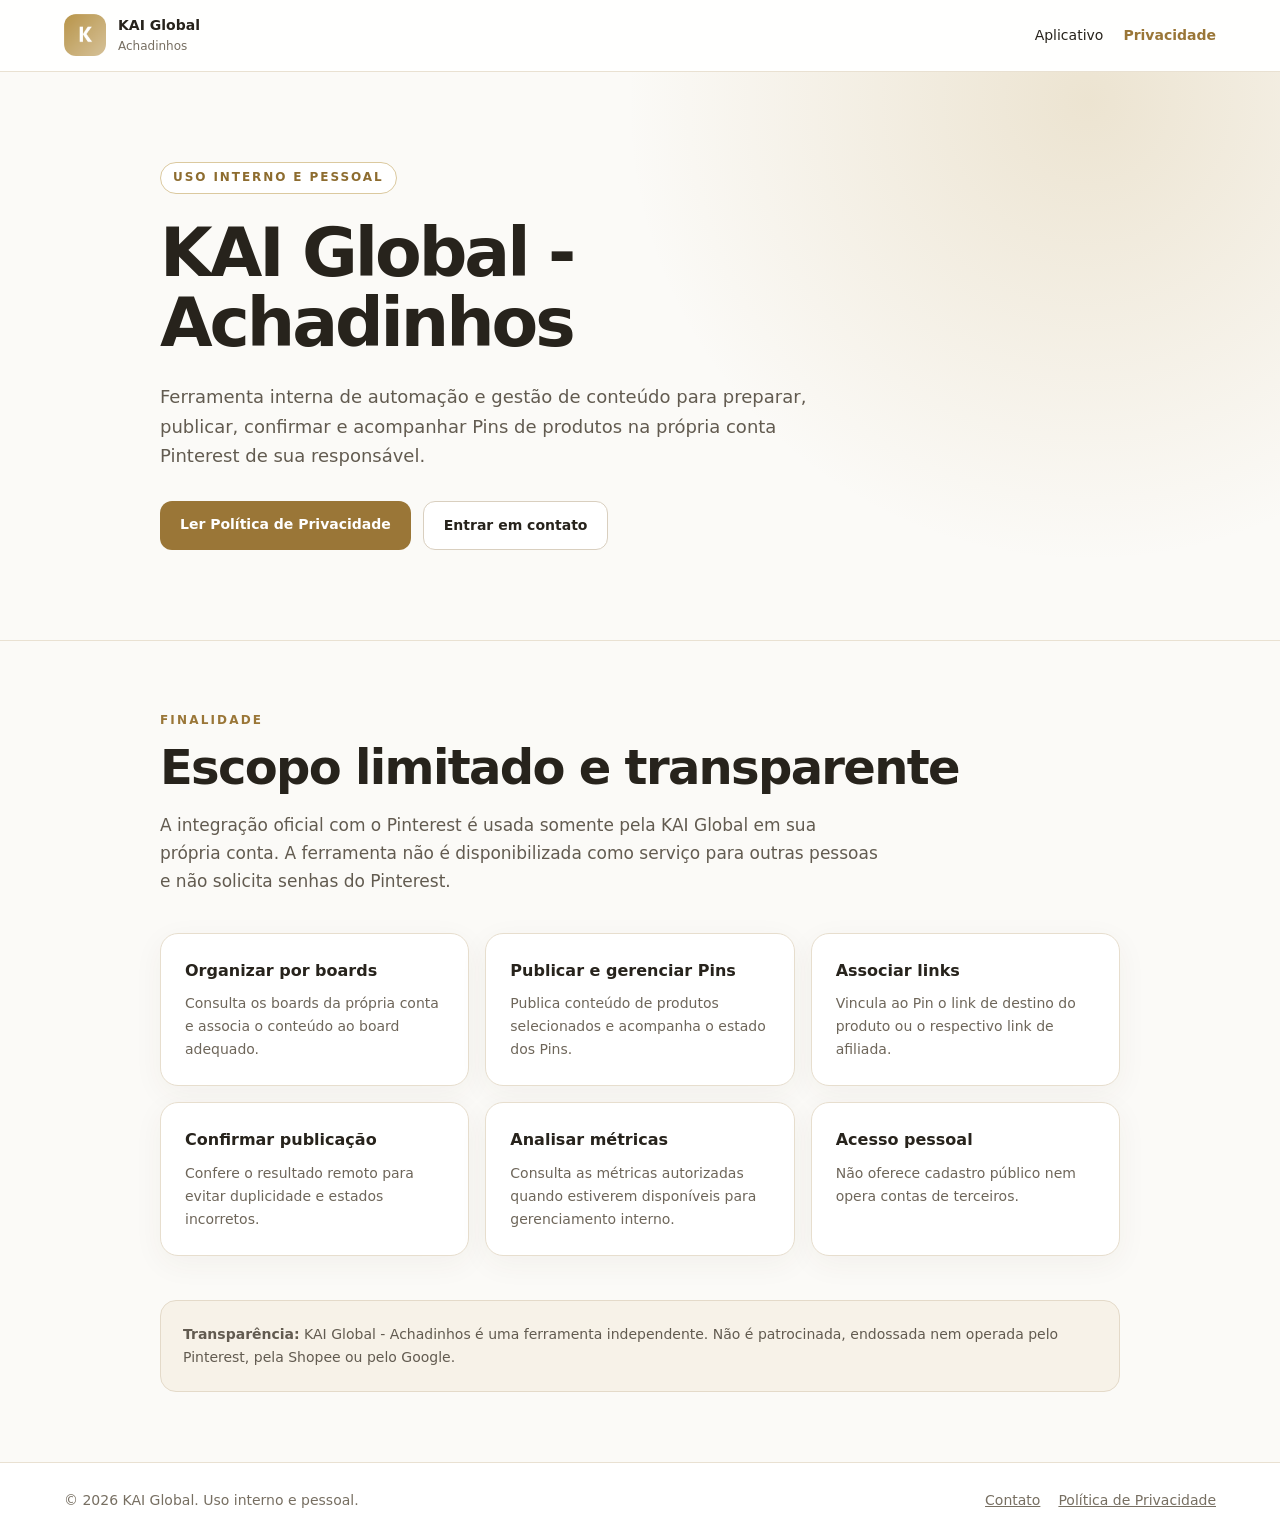
<file: index.html>
<!doctype html>
<html lang="pt-BR">
  <head>
    <meta charset="utf-8" />
    <meta name="viewport" content="width=device-width, initial-scale=1" />
    <meta http-equiv="refresh" content="0; url=/achadinhos/" />
    <title>KAI Global — Achadinhos</title>
    <link rel="canonical" href="https://karolinemonteiro66-lgtm.github.io/achadinhos/" />
  </head>
  <body>
    <p><a href="/achadinhos/">Acessar KAI Global — Achadinhos</a></p>
  </body>
</html>
</file>
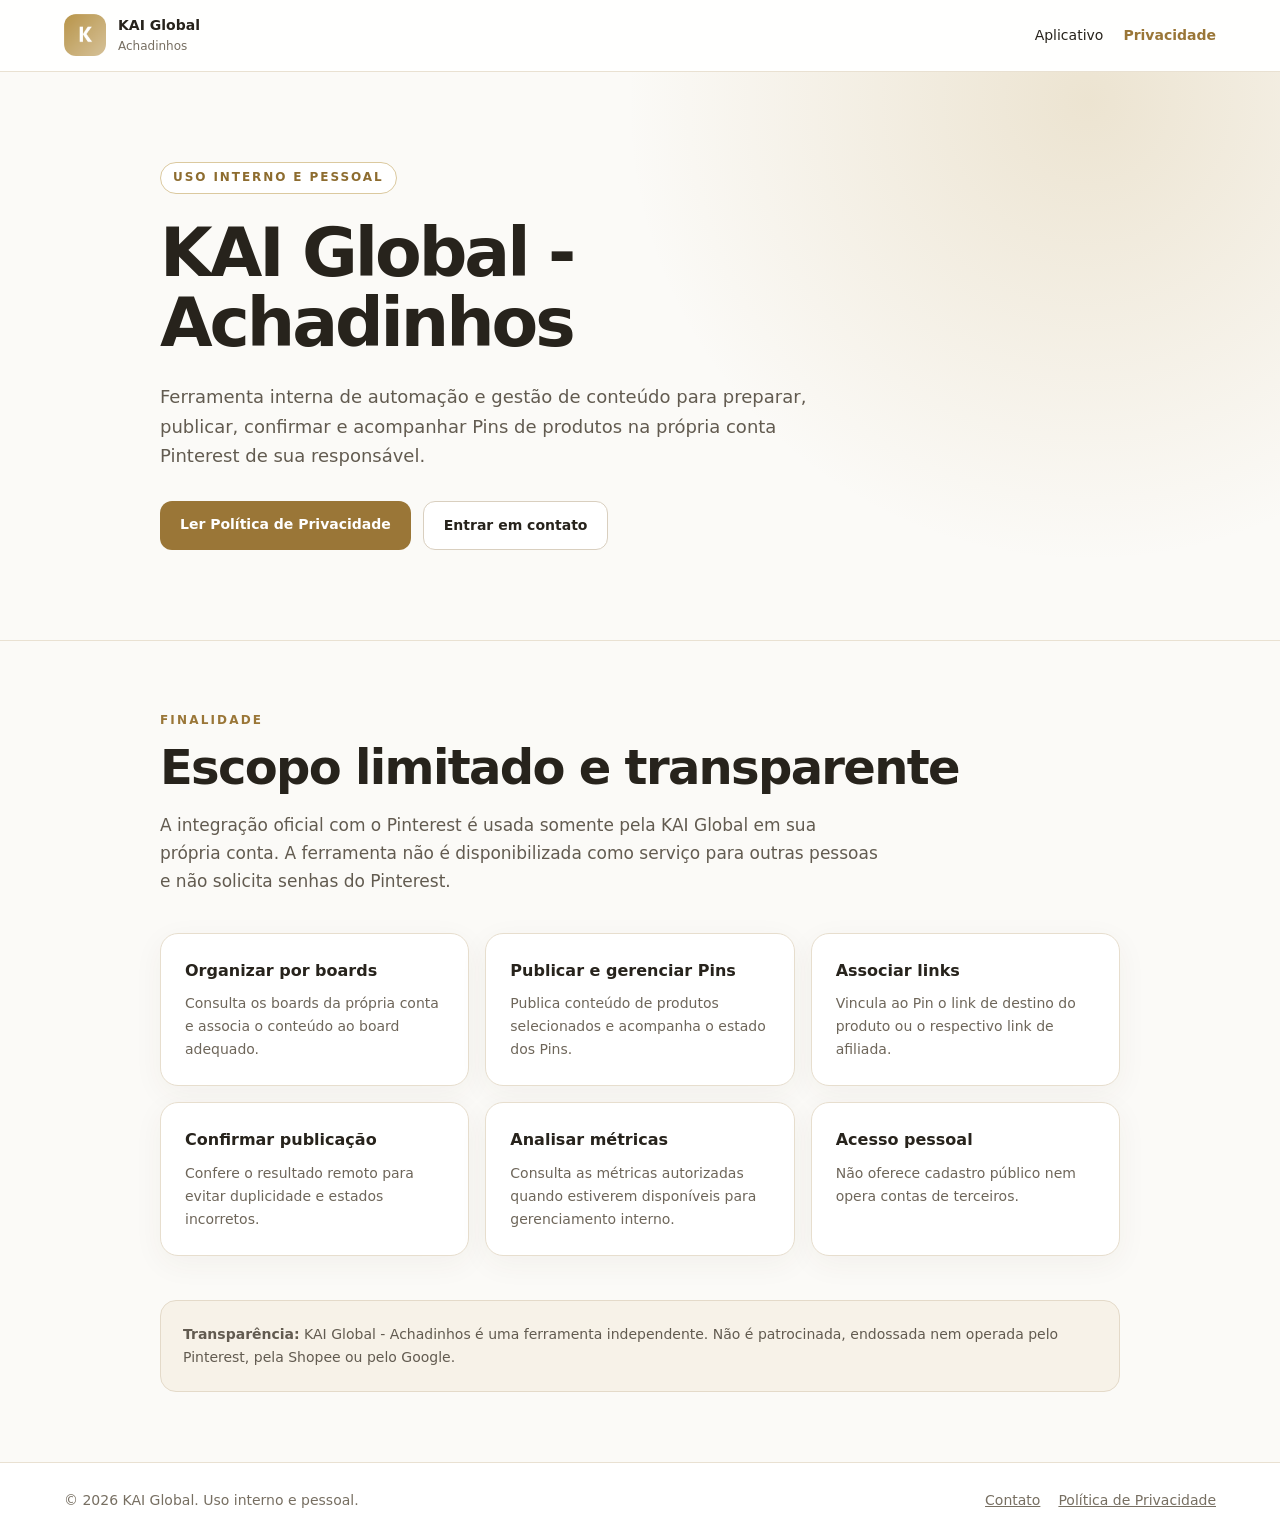
<file: achadinhos/index.html>
<!doctype html>
<html lang="pt-BR">
  <head>
    <meta charset="utf-8" />
    <meta name="viewport" content="width=device-width, initial-scale=1" />
    <meta name="description" content="Aplicativo pessoal da KAI Global para organizar e publicar conteúdo na própria conta Pinterest." />
    <meta property="og:title" content="KAI Global - Achadinhos" />
    <meta property="og:description" content="Organização, publicação e acompanhamento de Pins na própria conta da KAI Global." />
    <meta property="og:type" content="website" />
    <title>KAI Global - Achadinhos</title>
    <link rel="canonical" href="https://karolinemonteiro66-lgtm.github.io/achadinhos/" />
    <link rel="icon" href="/assets/kai-logo.png" />
    <link rel="stylesheet" href="/assets/site.css" />
  </head>
  <body>
    <header class="site-header">
      <a class="brand" href="/achadinhos/" aria-label="KAI Global - Achadinhos">
        <img src="/assets/kai-logo.png" alt="KAI Global" />
        <span><strong>KAI Global</strong><small>Achadinhos</small></span>
      </a>
      <nav aria-label="Navegação pública"><a href="/achadinhos/">Aplicativo</a><a href="/achadinhos/politica-de-privacidade/">Privacidade</a></nav>
    </header>

    <main>
      <section class="hero">
        <div class="wrap">
          <span class="pill">Uso interno e pessoal</span>
          <h1>KAI Global - Achadinhos</h1>
          <p>Ferramenta interna de automação e gestão de conteúdo para preparar, publicar, confirmar e acompanhar Pins de produtos na própria conta Pinterest de sua responsável.</p>
          <div class="actions"><a class="primary" href="/achadinhos/politica-de-privacidade/">Ler Política de Privacidade</a><a class="secondary" href="mailto:kai.global0@gmail.com">Entrar em contato</a></div>
        </div>
      </section>

      <section class="content wrap">
        <p class="eyebrow">Finalidade</p>
        <h2>Escopo limitado e transparente</h2>
        <p class="intro">A integração oficial com o Pinterest é usada somente pela KAI Global em sua própria conta. A ferramenta não é disponibilizada como serviço para outras pessoas e não solicita senhas do Pinterest.</p>
        <div class="grid">
          <article><h3>Organizar por boards</h3><p>Consulta os boards da própria conta e associa o conteúdo ao board adequado.</p></article>
          <article><h3>Publicar e gerenciar Pins</h3><p>Publica conteúdo de produtos selecionados e acompanha o estado dos Pins.</p></article>
          <article><h3>Associar links</h3><p>Vincula ao Pin o link de destino do produto ou o respectivo link de afiliada.</p></article>
          <article><h3>Confirmar publicação</h3><p>Confere o resultado remoto para evitar duplicidade e estados incorretos.</p></article>
          <article><h3>Analisar métricas</h3><p>Consulta as métricas autorizadas quando estiverem disponíveis para gerenciamento interno.</p></article>
          <article><h3>Acesso pessoal</h3><p>Não oferece cadastro público nem opera contas de terceiros.</p></article>
        </div>
        <aside><strong>Transparência:</strong> KAI Global - Achadinhos é uma ferramenta independente. Não é patrocinada, endossada nem operada pelo Pinterest, pela Shopee ou pelo Google.</aside>
      </section>
    </main>

    <footer><span>© 2026 KAI Global. Uso interno e pessoal.</span><span><a href="mailto:kai.global0@gmail.com">Contato</a><a href="/achadinhos/politica-de-privacidade/">Política de Privacidade</a></span></footer>
  </body>
</html>
</file>
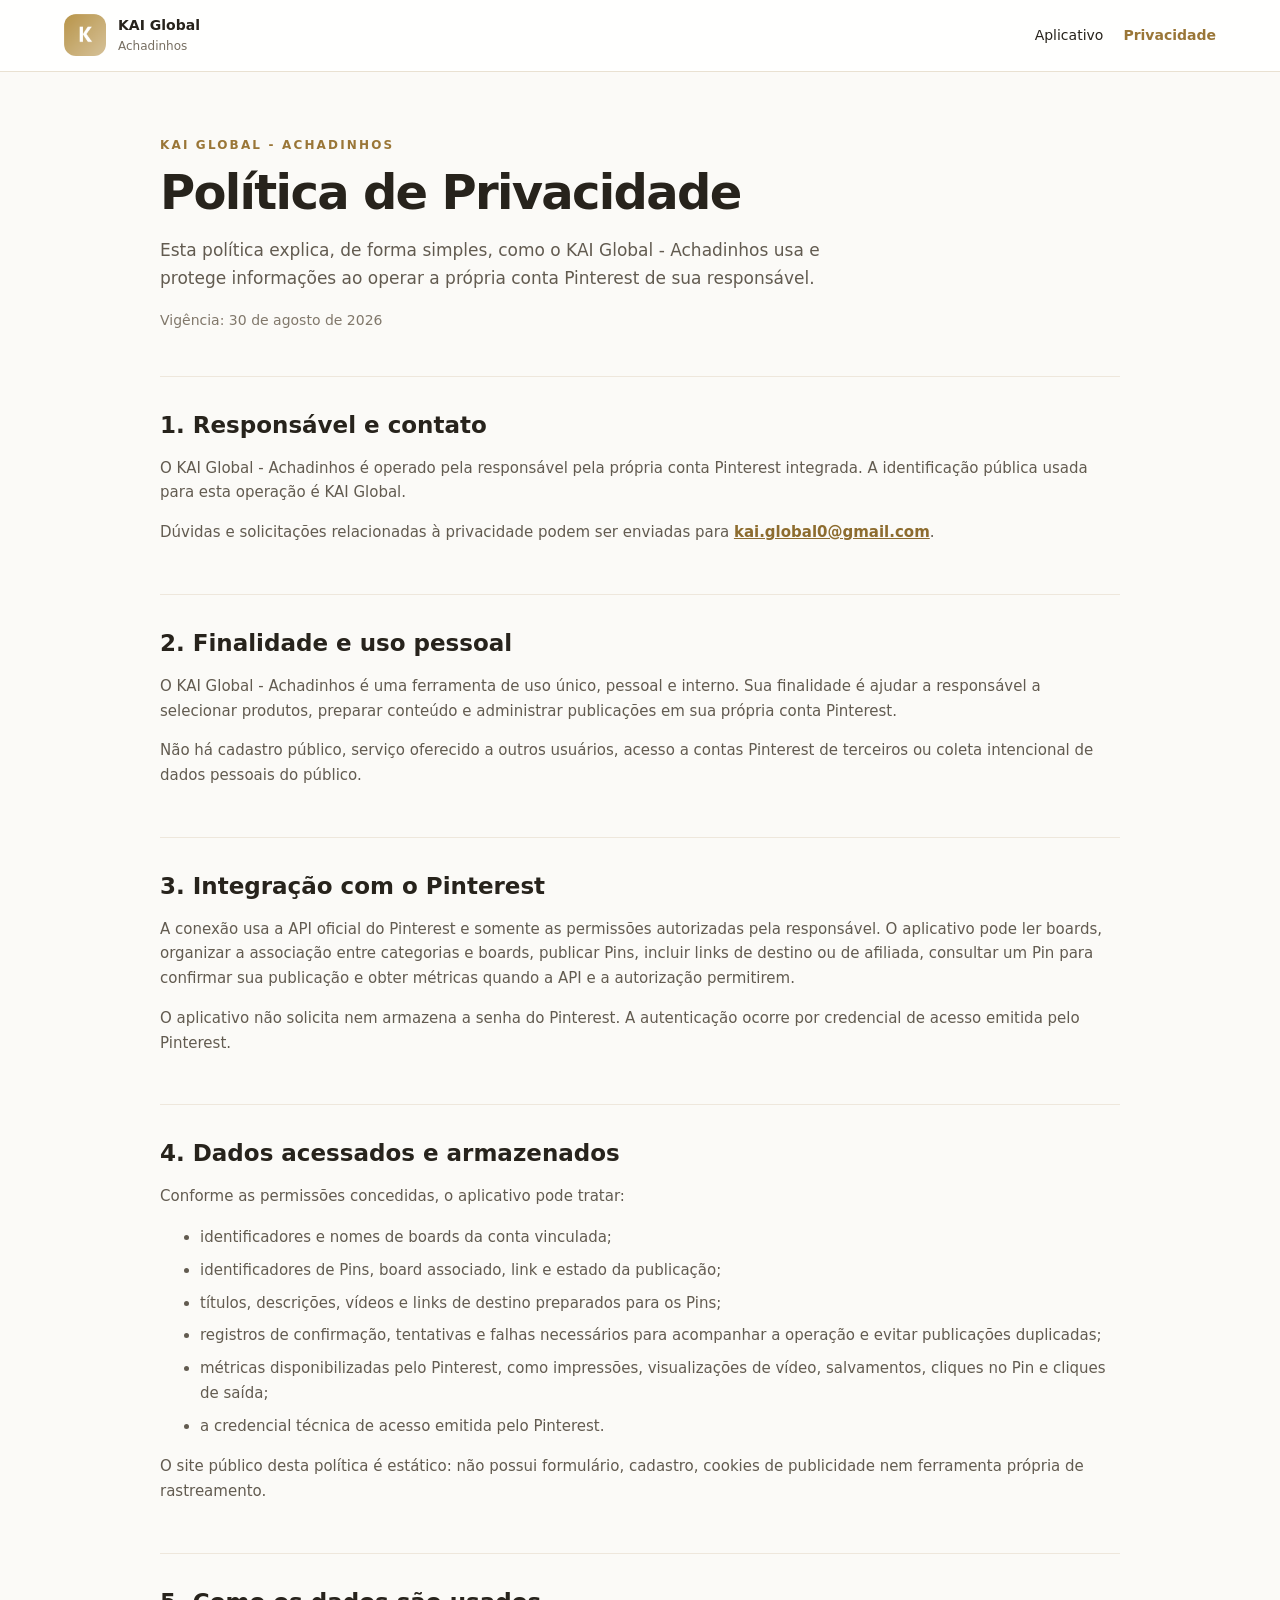
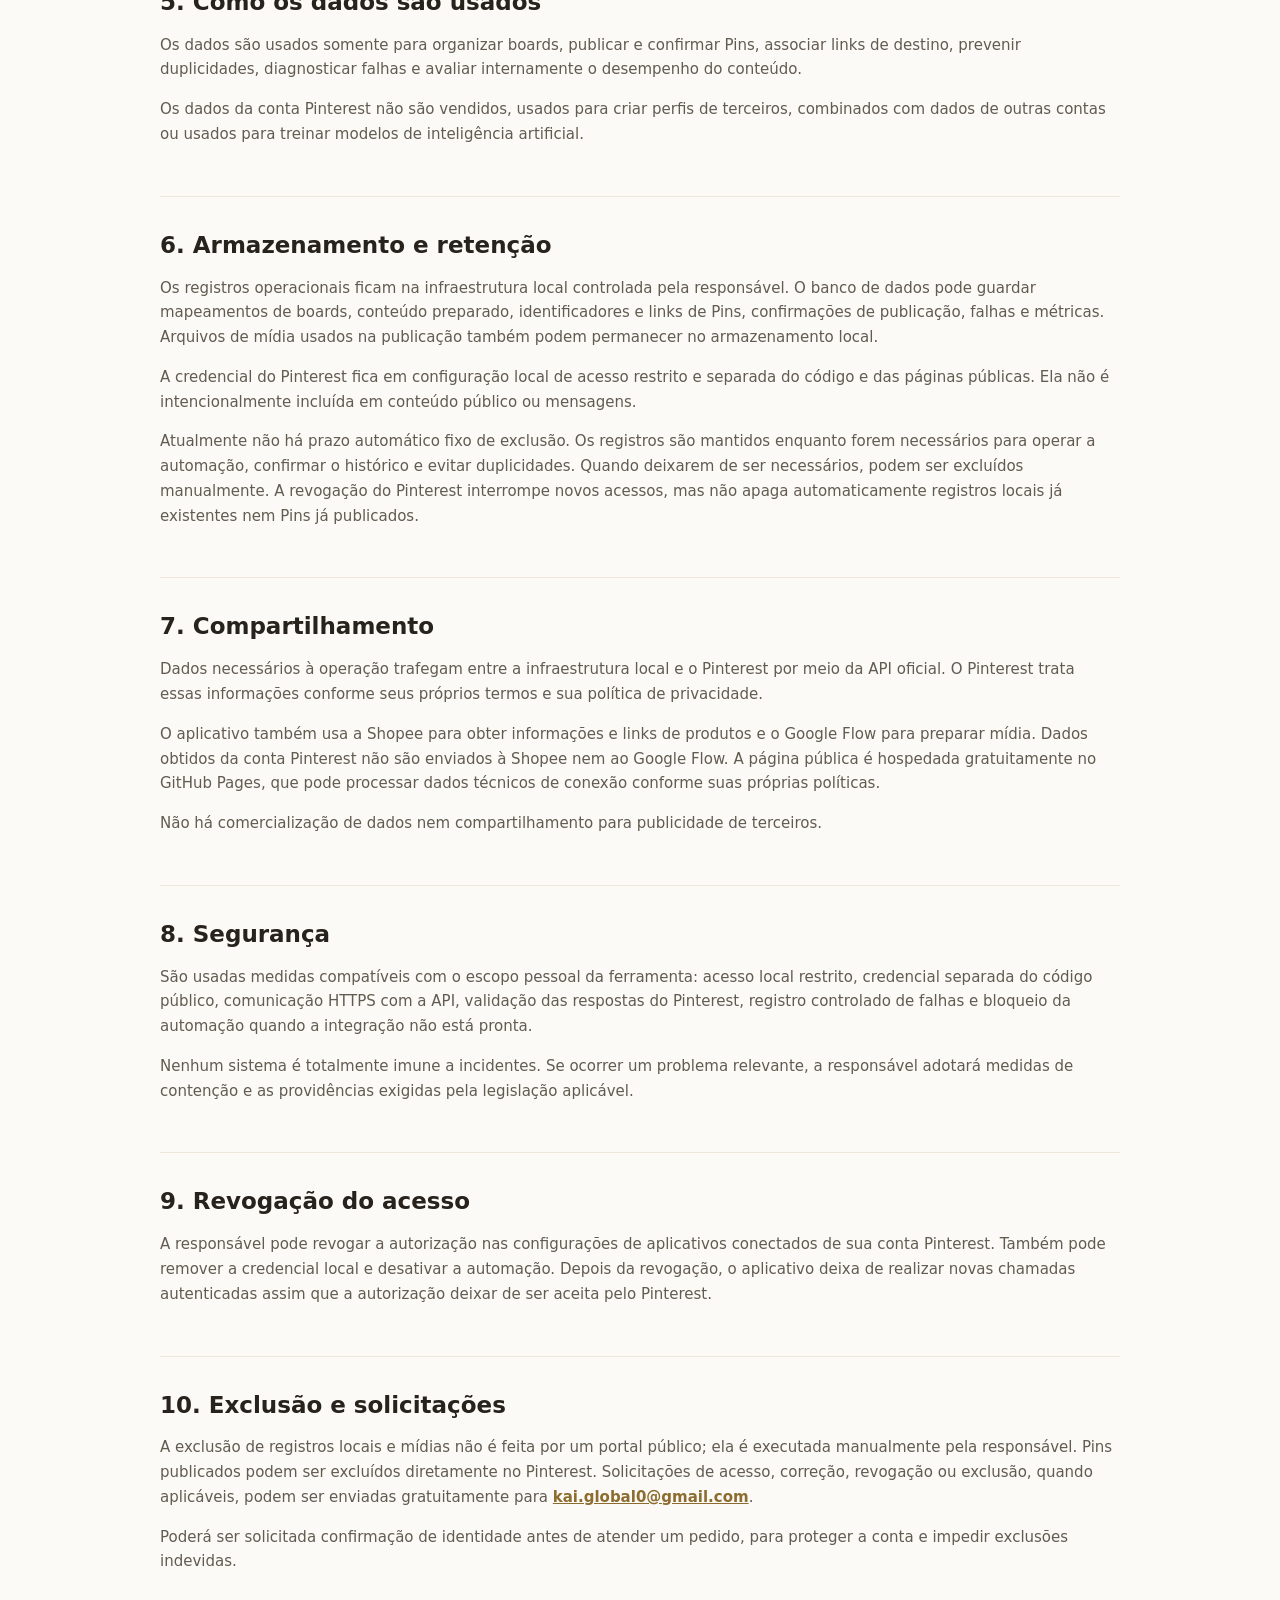
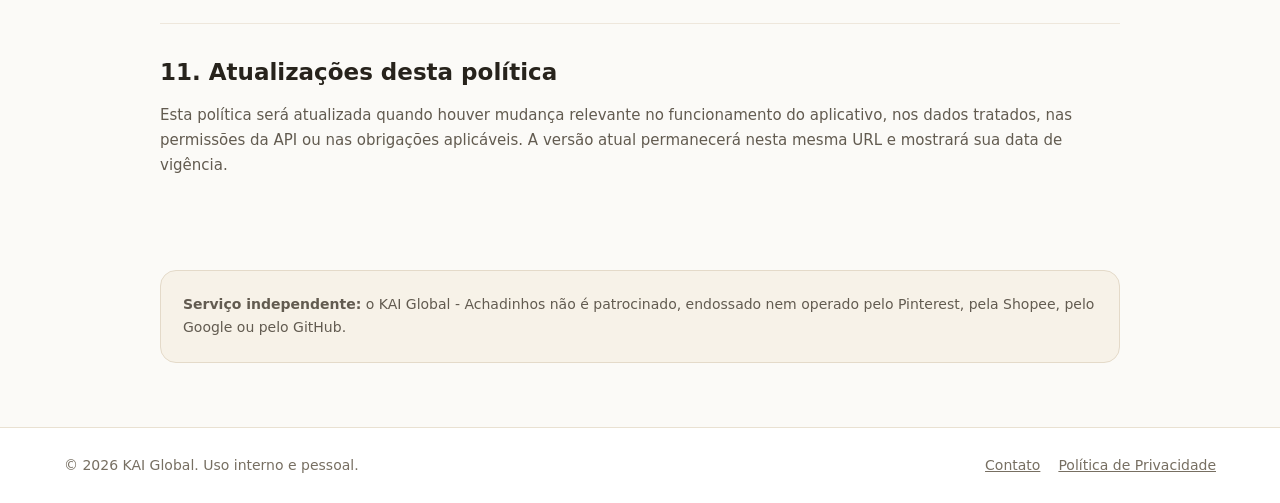
<file: achadinhos/politica-de-privacidade/index.html>
<!doctype html>
<html lang="pt-BR">
  <head>
    <meta charset="utf-8" />
    <meta name="viewport" content="width=device-width, initial-scale=1" />
    <meta name="description" content="Política de Privacidade do aplicativo pessoal KAI Global - Achadinhos." />
    <meta name="robots" content="index,follow" />
    <title>Política de Privacidade — KAI Global - Achadinhos</title>
    <link rel="canonical" href="https://karolinemonteiro66-lgtm.github.io/achadinhos/politica-de-privacidade/" />
    <link rel="icon" href="/assets/kai-logo.png" />
    <link rel="stylesheet" href="/assets/site.css" />
  </head>
  <body>
    <header class="site-header">
      <a class="brand" href="/achadinhos/"><img src="/assets/kai-logo.png" alt="KAI Global" /><span><strong>KAI Global</strong><small>Achadinhos</small></span></a>
      <nav aria-label="Navegação pública"><a href="/achadinhos/">Aplicativo</a><a href="/achadinhos/politica-de-privacidade/">Privacidade</a></nav>
    </header>

    <main class="policy wrap">
      <header><p class="eyebrow">KAI Global - Achadinhos</p><h1>Política de Privacidade</h1><p class="intro">Esta política explica, de forma simples, como o KAI Global - Achadinhos usa e protege informações ao operar a própria conta Pinterest de sua responsável.</p><p class="effective">Vigência: 30 de agosto de 2026</p></header>

      <section><h2>1. Responsável e contato</h2><p>O KAI Global - Achadinhos é operado pela responsável pela própria conta Pinterest integrada. A identificação pública usada para esta operação é KAI Global.</p><p>Dúvidas e solicitações relacionadas à privacidade podem ser enviadas para <a href="mailto:kai.global0@gmail.com">kai.global0@gmail.com</a>.</p></section>
      <section><h2>2. Finalidade e uso pessoal</h2><p>O KAI Global - Achadinhos é uma ferramenta de uso único, pessoal e interno. Sua finalidade é ajudar a responsável a selecionar produtos, preparar conteúdo e administrar publicações em sua própria conta Pinterest.</p><p>Não há cadastro público, serviço oferecido a outros usuários, acesso a contas Pinterest de terceiros ou coleta intencional de dados pessoais do público.</p></section>
      <section><h2>3. Integração com o Pinterest</h2><p>A conexão usa a API oficial do Pinterest e somente as permissões autorizadas pela responsável. O aplicativo pode ler boards, organizar a associação entre categorias e boards, publicar Pins, incluir links de destino ou de afiliada, consultar um Pin para confirmar sua publicação e obter métricas quando a API e a autorização permitirem.</p><p>O aplicativo não solicita nem armazena a senha do Pinterest. A autenticação ocorre por credencial de acesso emitida pelo Pinterest.</p></section>
      <section><h2>4. Dados acessados e armazenados</h2><p>Conforme as permissões concedidas, o aplicativo pode tratar:</p><ul><li>identificadores e nomes de boards da conta vinculada;</li><li>identificadores de Pins, board associado, link e estado da publicação;</li><li>títulos, descrições, vídeos e links de destino preparados para os Pins;</li><li>registros de confirmação, tentativas e falhas necessários para acompanhar a operação e evitar publicações duplicadas;</li><li>métricas disponibilizadas pelo Pinterest, como impressões, visualizações de vídeo, salvamentos, cliques no Pin e cliques de saída;</li><li>a credencial técnica de acesso emitida pelo Pinterest.</li></ul><p>O site público desta política é estático: não possui formulário, cadastro, cookies de publicidade nem ferramenta própria de rastreamento.</p></section>
      <section><h2>5. Como os dados são usados</h2><p>Os dados são usados somente para organizar boards, publicar e confirmar Pins, associar links de destino, prevenir duplicidades, diagnosticar falhas e avaliar internamente o desempenho do conteúdo.</p><p>Os dados da conta Pinterest não são vendidos, usados para criar perfis de terceiros, combinados com dados de outras contas ou usados para treinar modelos de inteligência artificial.</p></section>
      <section><h2>6. Armazenamento e retenção</h2><p>Os registros operacionais ficam na infraestrutura local controlada pela responsável. O banco de dados pode guardar mapeamentos de boards, conteúdo preparado, identificadores e links de Pins, confirmações de publicação, falhas e métricas. Arquivos de mídia usados na publicação também podem permanecer no armazenamento local.</p><p>A credencial do Pinterest fica em configuração local de acesso restrito e separada do código e das páginas públicas. Ela não é intencionalmente incluída em conteúdo público ou mensagens.</p><p>Atualmente não há prazo automático fixo de exclusão. Os registros são mantidos enquanto forem necessários para operar a automação, confirmar o histórico e evitar duplicidades. Quando deixarem de ser necessários, podem ser excluídos manualmente. A revogação do Pinterest interrompe novos acessos, mas não apaga automaticamente registros locais já existentes nem Pins já publicados.</p></section>
      <section><h2>7. Compartilhamento</h2><p>Dados necessários à operação trafegam entre a infraestrutura local e o Pinterest por meio da API oficial. O Pinterest trata essas informações conforme seus próprios termos e sua política de privacidade.</p><p>O aplicativo também usa a Shopee para obter informações e links de produtos e o Google Flow para preparar mídia. Dados obtidos da conta Pinterest não são enviados à Shopee nem ao Google Flow. A página pública é hospedada gratuitamente no GitHub Pages, que pode processar dados técnicos de conexão conforme suas próprias políticas.</p><p>Não há comercialização de dados nem compartilhamento para publicidade de terceiros.</p></section>
      <section><h2>8. Segurança</h2><p>São usadas medidas compatíveis com o escopo pessoal da ferramenta: acesso local restrito, credencial separada do código público, comunicação HTTPS com a API, validação das respostas do Pinterest, registro controlado de falhas e bloqueio da automação quando a integração não está pronta.</p><p>Nenhum sistema é totalmente imune a incidentes. Se ocorrer um problema relevante, a responsável adotará medidas de contenção e as providências exigidas pela legislação aplicável.</p></section>
      <section><h2>9. Revogação do acesso</h2><p>A responsável pode revogar a autorização nas configurações de aplicativos conectados de sua conta Pinterest. Também pode remover a credencial local e desativar a automação. Depois da revogação, o aplicativo deixa de realizar novas chamadas autenticadas assim que a autorização deixar de ser aceita pelo Pinterest.</p></section>
      <section><h2>10. Exclusão e solicitações</h2><p>A exclusão de registros locais e mídias não é feita por um portal público; ela é executada manualmente pela responsável. Pins publicados podem ser excluídos diretamente no Pinterest. Solicitações de acesso, correção, revogação ou exclusão, quando aplicáveis, podem ser enviadas gratuitamente para <a href="mailto:kai.global0@gmail.com">kai.global0@gmail.com</a>.</p><p>Poderá ser solicitada confirmação de identidade antes de atender um pedido, para proteger a conta e impedir exclusões indevidas.</p></section>
      <section><h2>11. Atualizações desta política</h2><p>Esta política será atualizada quando houver mudança relevante no funcionamento do aplicativo, nos dados tratados, nas permissões da API ou nas obrigações aplicáveis. A versão atual permanecerá nesta mesma URL e mostrará sua data de vigência.</p></section>
      <aside><strong>Serviço independente:</strong> o KAI Global - Achadinhos não é patrocinado, endossado nem operado pelo Pinterest, pela Shopee, pelo Google ou pelo GitHub.</aside>
    </main>

    <footer><span>© 2026 KAI Global. Uso interno e pessoal.</span><span><a href="mailto:kai.global0@gmail.com">Contato</a><a href="/achadinhos/politica-de-privacidade/">Política de Privacidade</a></span></footer>
  </body>
</html>
</file>
<file: assets/site.css>
:root{color-scheme:light;--ink:#27231c;--muted:#625b50;--line:#e9e1d2;--gold:#9a7637;--paper:#fbfaf7;--card:#fff}*{box-sizing:border-box}html{font-family:Inter,ui-sans-serif,system-ui,-apple-system,BlinkMacSystemFont,"Segoe UI",sans-serif;background:var(--paper);color:var(--ink)}body{margin:0;line-height:1.65}a{color:inherit}.site-header{min-height:72px;display:flex;align-items:center;justify-content:space-between;gap:24px;padding:14px max(5vw,20px);border-bottom:1px solid var(--line);background:rgba(255,255,255,.94)}.brand{display:flex;align-items:center;gap:12px;text-decoration:none}.brand img{width:42px;height:42px;border-radius:12px}.brand span{display:flex;flex-direction:column}.brand strong{font-size:14px}.brand small{font-size:12px;color:#776f62}.site-header nav{display:flex;gap:20px;font-size:14px}.site-header nav a{text-decoration:none}.site-header nav a:last-child{font-weight:600;color:var(--gold)}.wrap{width:min(960px,90vw);margin-inline:auto}.hero{position:relative;overflow:hidden;border-bottom:1px solid var(--line);background:radial-gradient(circle at 85% 5%,rgba(184,149,74,.22),transparent 38%)}.hero .wrap{padding-block:90px}.pill{display:inline-block;border:1px solid #dbc99f;border-radius:999px;background:white;padding:5px 12px;color:#8d6c2f;font-size:12px;font-weight:700;letter-spacing:.16em;text-transform:uppercase}h1{max-width:780px;margin:24px 0 0;font-size:clamp(42px,7vw,68px);line-height:1.03;letter-spacing:-.045em}.hero p{max-width:680px;margin:24px 0 0;color:var(--muted);font-size:18px}.actions{display:flex;flex-wrap:wrap;gap:12px;margin-top:30px}.actions a{border-radius:12px;padding:12px 20px;text-decoration:none;font-size:14px;font-weight:700}.primary{background:var(--gold);color:#fff}.secondary{border:1px solid #d9cfbf;background:#fff}.content{padding-block:70px}.eyebrow{margin:0;color:var(--gold);font-size:12px;font-weight:700;letter-spacing:.18em;text-transform:uppercase}.content h2,.policy h1{margin:10px 0 0;font-size:clamp(32px,5vw,48px);line-height:1.1;letter-spacing:-.035em}.intro{max-width:720px;color:var(--muted);font-size:17px}.grid{display:grid;grid-template-columns:repeat(3,1fr);gap:16px;margin-top:38px}.grid article{border:1px solid #e7dece;border-radius:18px;background:#fff;padding:24px;box-shadow:0 8px 30px rgba(84,68,38,.05)}.grid h3{margin:0;font-size:16px}.grid p{margin:8px 0 0;color:#6e665a;font-size:14px}aside{margin-top:44px;border:1px solid #e4dac9;border-radius:16px;background:#f7f2e8;padding:22px;color:var(--muted);font-size:14px}footer{display:flex;justify-content:space-between;gap:20px;padding:26px max(5vw,20px);border-top:1px solid var(--line);background:white;color:#776f62;font-size:14px}footer span:last-child{display:flex;gap:18px}.policy{padding-block:64px}.policy>header{padding-bottom:30px}.policy .effective{color:#81786b;font-size:14px}.policy section{padding:34px 0;border-top:1px solid #eee7dc}.policy section h2{margin:0;font-size:23px;line-height:1.3}.policy section p,.policy section li{color:var(--muted);font-size:15px}.policy section a{color:#8d6c2f;font-weight:600}.policy li+li{margin-top:8px}@media(max-width:760px){.site-header{align-items:flex-start}.site-header nav{gap:12px;padding-top:9px;font-size:13px}.hero .wrap{padding-block:64px}.grid{grid-template-columns:1fr}.content{padding-block:52px}footer{flex-direction:column}h1{font-size:42px}}
</file>
